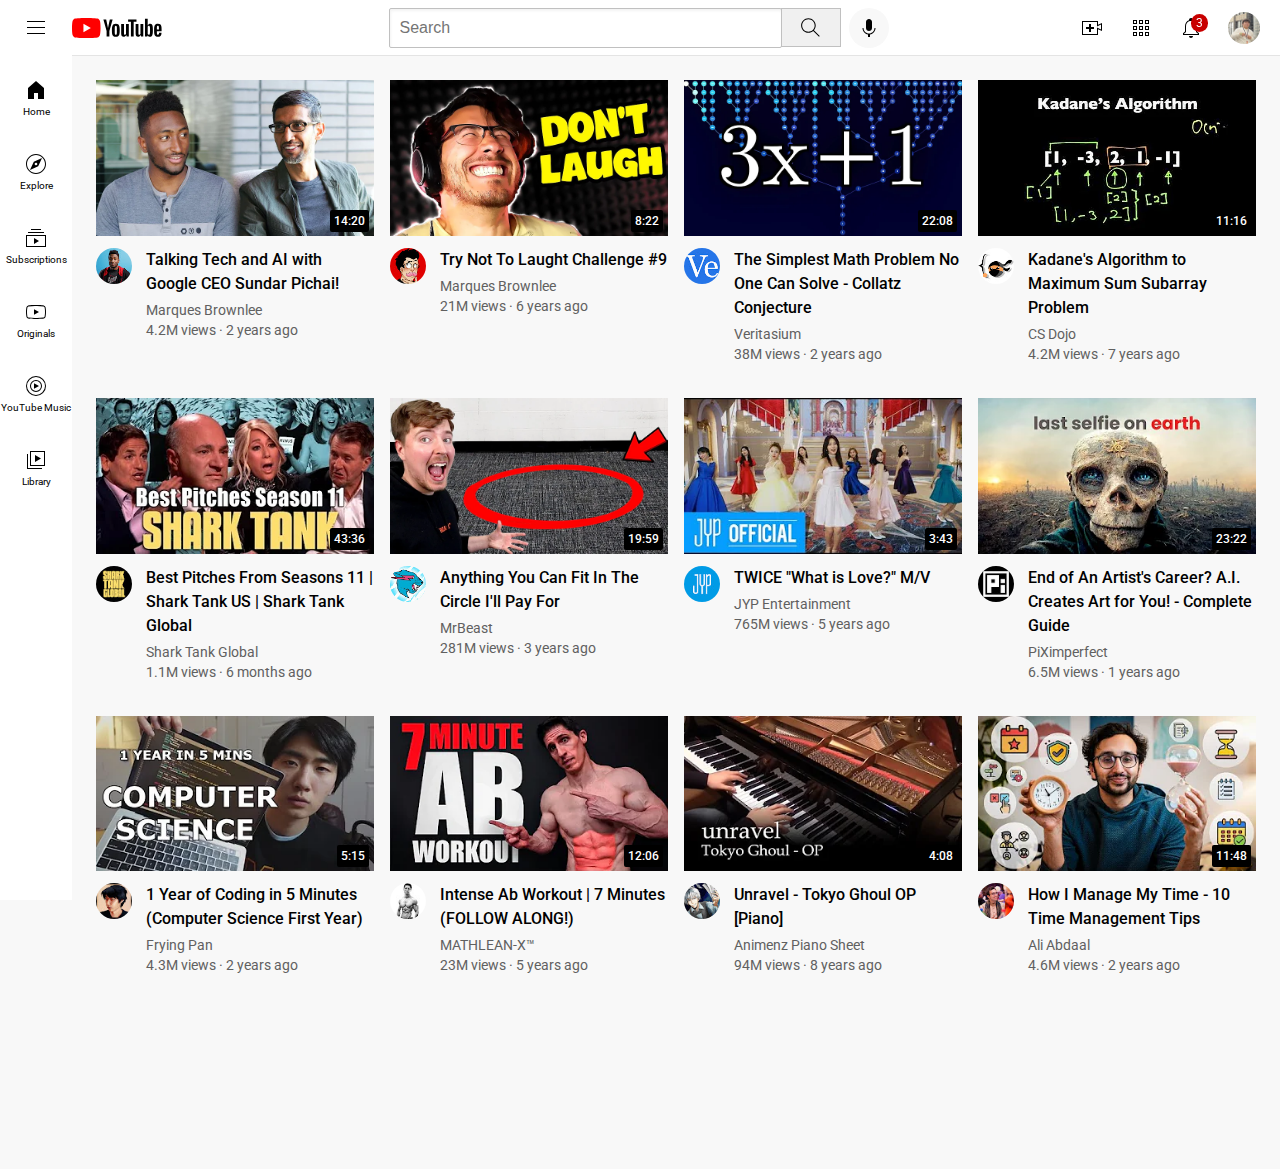
<file: index.html>
<!DOCTYPE html>
<html>
  <head>
    <title>YouTube.com Clone</title>
    
    <link rel="preconnect" href="https://fonts.googleapis.com">
    <link rel="preconnect" href="https://fonts.gstatic.com" crossorigin>
    <link href="https://fonts.googleapis.com/css2?family=Roboto:wght@400;500;700&display=swap" rel="stylesheet">
 
    <link rel="stylesheet" href="styles/video.css">
    <link rel="stylesheet" href="styles/general.css">
    <link rel="stylesheet" href="styles/header.css">
    <link rel="stylesheet" href="styles/sidebar.css">
  </head>
  </head>
  <body>

    <header class="header">
      <div class="left-section">
        <img class="hamburger-menu" src="icons/hamburger-menu.svg" alt="">
        <img class="youtube-logo" src="icons/youtube-logo.svg" alt="">
      </div>

      <div class="middle-section">
        <input class="search-bar" type="text" placeholder="Search">
        <button class="search-button">
          <img class="search-icon" src="icons/search.svg" alt="">
          <div class="tooltip">Search</div>
        </button>
        <button class="voice-search-button">
          <img class="voice-search-icon" src="icons/voice-search-icon.svg" alt="">
          <div class="tooltip">Search with your voice</div>
        </button>
      </div>

      <div class="right-section">
        <div class="upload-icon-container">
          <img class="upload-icon" src="icons/upload.svg" alt="">
          <div class="tooltip">Create</div>
        </div>
        <div class="youtube-apps-icon-container">
          <img class="youtube-apps-icon" src="icons/youtube-apps.svg" alt="">
          <div class="tooltip">YouTube Apps</div>
        </div>
        <div class="notification-icon-container">
          <img class="notification-icon" src="icons/notifications.svg" alt="">
          <div class="notifications-count">3</div>
          <div class="tooltip">Notifications</div>
        </div>
        <img class="current-user-picture" src="channel-pictures/my-channel.jpg" alt="">
      </div>
    </header>
   
    <nav class="sidebar">
      <div class="sidebar-link">
        <img src="icons/home.svg" alt="">
        <div>Home</div>
      </div>
      <div class="sidebar-link">
        <img src="icons/explore.svg" alt="">
        <div>Explore</div>
      </div>
      <div class="sidebar-link">
        <img src="icons/subscriptions.svg" alt="">
        <div>Subscriptions</div>
      </div>
      <div class="sidebar-link">
        <img src="icons/originals.svg" alt="">
        <div>Originals</div>
      </div>
      <div class="sidebar-link">
        <img src="icons/youtube-music.svg" alt="">
        <div>YouTube Music</div>
      </div>
      <div class="sidebar-link">
        <img src="icons/library.svg" alt="">
        <div>Library</div>
      </div>
    </nav>

    <main>
      <section class="video-grid">
        <div class="video-preview">
          <div class="thumbnail-row">
            <a href="https://www.youtube.com/watch?v=n2RNcPRtAiY" target="_blank">
              <img class ="thumbnail" src="thumbnails/thumbnail-1.webp">
            </a>
              <div class="video-time">14:20</div>
          </div>
    
          <div class="video-info-grid">
            <div class="channel-picture">
              <a href="https://www.youtube.com/@mkbhd" target="_blank">
                <img class="profile-picture" src="channel-pictures/channel-1.jpeg" alt="">
              </a>    
            </div>
    
            <div class="video-info">
              <a href="https://www.youtube.com/watch?v=n2RNcPRtAiY" target="_blank" class="video-title-link">
                <p class="video-title">
                  Talking Tech and AI with Google CEO Sundar Pichai!
                </p>
              </a>
              
              <a href="https://www.youtube.com/@mkbhd" target="_blank" class="video-author-link">
                <p class="video-author">
                  Marques Brownlee
                </p>
              </a>

              <p class="video-stats">
                4.2M views &#183; 2 years ago
              </p>
            </div> 
          </div>
        </div>

        <div class="video-preview">
          <div class="thumbnail-row">
            <a href="https://youtu.be/mP0RAo9SKZk?si=aAN1QL9-8qtW_Iar" target="_blank">
              <img class ="thumbnail" src="thumbnails/thumbnail-2.webp">
            </a>
              <div class="video-time">8:22</div>
          </div>
    
          <div class="video-info-grid">
            <div class="channel-picture">
              <a href="https://www.youtube.com/@markiplier" target="_blank">
                <img class="profile-picture" src="channel-pictures/channel-2.jpeg" alt="">
              </a>    
            </div>
    
            <div class="video-info">
              <a href="https://youtu.be/mP0RAo9SKZk?si=aAN1QL9-8qtW_Iar" target="_blank" class="video-title-link">
                <p class="video-title">
                  Try Not To Laught Challenge #9
                </p>
              </a>
              
              <a href="https://www.youtube.com/@markiplier" target="_blank" class="video-author-link">
                <p class="video-author">
                  Marques Brownlee
                </p>
              </a>

              <p class="video-stats">
                21M views &#183; 6 years ago
              </p>
            </div> 
          </div>
        </div>

        <div class="video-preview">
          <div class="thumbnail-row">
            <a href="https://youtu.be/094y1Z2wpJg?si=NYCU7Me5WC2MhWMV" target="_blank">
              <img class ="thumbnail" src="thumbnails/thumbnail-3.webp">
            </a>
              <div class="video-time">22:08</div>
          </div>
    
          <div class="video-info-grid">
            <div class="channel-picture">
              <a href="https://www.youtube.com/@veritasium" target="_blank">
                <img class="profile-picture" src="channel-pictures/channel-3.jpeg" alt="">
              </a>    
            </div>
    
            <div class="video-info">
              <a href="https://youtu.be/094y1Z2wpJg?si=NYCU7Me5WC2MhWMV" target="_blank" class="video-title-link">
                <p class="video-title">
                  The Simplest Math Problem No One Can Solve - Collatz Conjecture
                </p>
              </a>
              
              <a href="https://www.youtube.com/@veritasium" target="_blank" class="video-author-link">
                <p class="video-author">
                  Veritasium
                </p>
              </a>

              <p class="video-stats">
                38M views &#183; 2 years ago
              </p>
            </div> 
          </div>
        </div>

        <div class="video-preview">
          <div class="thumbnail-row">
            <a href="https://youtu.be/86CQq3pKSUw?si=R7qDOjuZa0qkmjtf" target="_blank">
              <img class ="thumbnail" src="thumbnails/thumbnail-4.webp">
            </a>
              <div class="video-time">11:16</div>
          </div>
    
          <div class="video-info-grid">
            <div class="channel-picture">
              <a href="https://www.youtube.com/@CSDojo" target="_blank">
                <img class="profile-picture" src="channel-pictures/channel-4.jpeg" alt="">
              </a>    
            </div>
    
            <div class="video-info">
              <a href="https://youtu.be/86CQq3pKSUw?si=R7qDOjuZa0qkmjtf" target="_blank" class="video-title-link">
                <p class="video-title">
                  Kadane's Algorithm to Maximum Sum Subarray Problem
                </p>
              </a>
              
              <a href="https://www.youtube.com/@CSDojo" target="_blank" class="video-author-link">
                <p class="video-author">
                  CS Dojo
                </p>
              </a>

              <p class="video-stats">
                4.2M views &#183; 7 years ago
              </p>
            </div> 
          </div>
        </div>

        <div class="video-preview">
          <div class="thumbnail-row">
            <a href="https://youtu.be/HpUR7-Oe1ss?si=si-rXej5QAIwIpIJ" target="_blank">
              <img class ="thumbnail" src="thumbnails/thumbnail-5.webp">
            </a>
              <div class="video-time">43:36</div>
          </div>
    
          <div class="video-info-grid">
            <div class="channel-picture">
              <a href="https://www.youtube.com/@SharkTankGlobal" target="_blank">
                <img class="profile-picture" src="channel-pictures/channel-5.jpg" alt="">
              </a>    
            </div>
    
            <div class="video-info">
              <a href="https://youtu.be/HpUR7-Oe1ss?si=si-rXej5QAIwIpIJ" target="_blank" class="video-title-link">
                <p class="video-title">
                  Best Pitches From Seasons 11 | Shark Tank US | Shark Tank Global
                </p>
              </a>
              
              <a href="https://www.youtube.com/@SharkTankGlobal" target="_blank" class="video-author-link">
                <p class="video-author">
                  Shark Tank Global
                </p>
              </a>

              <p class="video-stats">
                1.1M views &#183; 6 months ago
              </p>
            </div> 
          </div>
        </div>

        <div class="video-preview">
          <div class="thumbnail-row">
            <a href="https://youtu.be/yXWw0_UfSFg?si=fmdotyos_v3ctC7N" target="_blank">
              <img class ="thumbnail" src="thumbnails/thumbnail-6.webp">
            </a>
              <div class="video-time">19:59</div>
          </div>
    
          <div class="video-info-grid">
            <div class="channel-picture">
              <a href="https://www.youtube.com/@MrBeast" target="_blank">
                <img class="profile-picture" src="channel-pictures/channel-6.jpeg" alt="">
              </a>    
            </div>
    
            <div class="video-info">
              <a href="https://youtu.be/yXWw0_UfSFg?si=fmdotyos_v3ctC7N" target="_blank" class="video-title-link">
                <p class="video-title">
                  Anything You Can Fit In The Circle I'll Pay For
                </p>
              </a>
              
              <a href="https://www.youtube.com/@MrBeast" target="_blank" class="video-author-link">
                <p class="video-author">
                  MrBeast
                </p>
              </a>

              <p class="video-stats">
                281M views &#183; 3 years ago
              </p>
            </div> 
          </div>
        </div>

        <div class="video-preview">
          <div class="thumbnail-row">
            <a href="https://youtu.be/i0p1bmr0EmE?si=Gs_C9d-n4Vinj-gp" target="_blank">
              <img class ="thumbnail" src="thumbnails/thumbnail-7.webp">
            </a>
              <div class="video-time">3:43</div>
          </div>
    
          <div class="video-info-grid">
            <div class="channel-picture">
              <a href="https://www.youtube.com/@JYPEntertainment" target="_blank">
                <img class="profile-picture" src="channel-pictures/channel-7.jpg" alt="">
              </a>    
            </div>
    
            <div class="video-info">
              <a href="https://youtu.be/i0p1bmr0EmE?si=Gs_C9d-n4Vinj-gp" target="_blank" class="video-title-link">
                <p class="video-title">
                  TWICE "What is Love?" M/V
                </p>
              </a>
              
              <a href="https://www.youtube.com/@JYPEntertainment" target="_blank" class="video-author-link">
                <p class="video-author">
                  JYP Entertainment
                </p>
              </a>

              <p class="video-stats">
                765M views &#183; 5 years ago
              </p>
            </div> 
          </div>
        </div>

        <div class="video-preview">
          <div class="thumbnail-row">
            <a href="https://youtu.be/704brywiyfw?si=zIO8pArSu5quOdne" target="_blank">
              <img class ="thumbnail" src="thumbnails/thumbnail-8.webp">
            </a>
              <div class="video-time">23:22</div>
          </div>
    
          <div class="video-info-grid">
            <div class="channel-picture">
              <a href="https://www.youtube.com/@PiXimperfect" target="_blank">
                <img class="profile-picture" src="channel-pictures/channel-8.jpg" alt="">
              </a>    
            </div>
    
            <div class="video-info">
              <a href="https://youtu.be/704brywiyfw?si=zIO8pArSu5quOdne" target="_blank" class="video-title-link">
                <p class="video-title">
                  End of An Artist's Career? A.I. Creates Art for You! - Complete Guide
                </p>
              </a>
              
              <a href="https://www.youtube.com/@PiXimperfect" target="_blank" class="video-author-link">
                <p class="video-author">
                  PiXimperfect
                </p>
              </a>

              <p class="video-stats">
                6.5M views &#183; 1 years ago
              </p>
            </div> 
          </div>
        </div>

        <div class="video-preview">
          <div class="thumbnail-row">
            <a href="https://youtu.be/GwT6gGMRr9s?si=gP_5TlAGYYIUQrul" target="_blank">
              <img class ="thumbnail" src="thumbnails/thumbnail-9.webp">
            </a>
              <div class="video-time">5:15</div>
          </div>
    
          <div class="video-info-grid">
            <div class="channel-picture">
              <a href="https://www.youtube.com/@FryingPan" target="_blank">
                <img class="profile-picture" src="channel-pictures/channel-9.jpg" alt="">
              </a>    
            </div>
    
            <div class="video-info">
              <a href="https://youtu.be/GwT6gGMRr9s?si=gP_5TlAGYYIUQrul" target="_blank" class="video-title-link">
                <p class="video-title">
                  1 Year of Coding in 5 Minutes (Computer Science First Year)
                </p>
              </a>
              
              <a href="https://www.youtube.com/@FryingPan" target="_blank" class="video-author-link">
                <p class="video-author">
                  Frying Pan
                </p>
              </a>

              <p class="video-stats">
                4.3M views &#183; 2 years ago
              </p>
            </div> 
          </div>
        </div>

        <div class="video-preview">
          <div class="thumbnail-row">
            <a href="https://youtu.be/DHD1-2P94DI?si=PKUl8k7ZYrwOn8iB" target="_blank">
              <img class ="thumbnail" src="thumbnails/thumbnail-10.webp">
            </a>
              <div class="video-time">12:06</div>
          </div>
    
          <div class="video-info-grid">
            <div class="channel-picture">
              <a href="https://www.youtube.com/@athleanx" target="_blank">
                <img class="profile-picture" src="channel-pictures/channel-10.jpg" alt="">
              </a>    
            </div>
    
            <div class="video-info">
              <a href="https://youtu.be/DHD1-2P94DI?si=PKUl8k7ZYrwOn8iB" target="_blank" class="video-title-link">
                <p class="video-title">
                  Intense Ab Workout | 7 Minutes (FOLLOW ALONG!)
                </p>
              </a>
              
              <a href="https://www.youtube.com/@athleanx" target="_blank" class="video-author-link">
                <p class="video-author">
                  MATHLEAN-X™
                </p>
              </a>

              <p class="video-stats">
                23M views &#183; 5 years ago
              </p>
            </div> 
          </div>
        </div>

        <div class="video-preview">
          <div class="thumbnail-row">
            <a href="https://youtu.be/sEQf5lcnj_o?si=3incm7khU1JH1OXj" target="_blank">
              <img class ="thumbnail" src="thumbnails/thumbnail-11.webp">
            </a>
              <div class="video-time">4:08</div>
          </div>
    
          <div class="video-info-grid">
            <div class="channel-picture">
              <a href="https://www.youtube.com/@Animenzzz" target="_blank">
                <img class="profile-picture" src="channel-pictures/channel-11.jpg" alt="">
              </a>    
            </div>
    
            <div class="video-info">
              <a href="https://youtu.be/sEQf5lcnj_o?si=3incm7khU1JH1OXj" target="_blank" class="video-title-link">
                <p class="video-title">
                  Unravel - Tokyo Ghoul OP [Piano]
                </p>
              </a>
              
              <a href="https://www.youtube.com/@Animenzzz" target="_blank" class="video-author-link">
                <p class="video-author">
                  Animenz Piano Sheet
                </p>
              </a>

              <p class="video-stats">
                94M views &#183; 8 years ago
              </p>
            </div> 
          </div>
        </div>

        <div class="video-preview">
          <div class="thumbnail-row">
            <a href="https://youtu.be/iONDebHX9qk?si=lhQgrm8_4q7lBh-Q" target="_blank">
              <img class ="thumbnail" src="thumbnails/thumbnail-12.webp">
            </a>
              <div class="video-time">11:48</div>
          </div>
    
          <div class="video-info-grid">
            <div class="channel-picture">
              <a href="https://www.youtube.com/@aliabdaal" target="_blank">
                <img class="profile-picture" src="channel-pictures/channel-12.jpg" alt="">
              </a>    
            </div>
    
            <div class="video-info">
              <a href="https://youtu.be/iONDebHX9qk?si=lhQgrm8_4q7lBh-Q" target="_blank" class="video-title-link">
                <p class="video-title">
                  How I Manage My Time - 10 Time Management Tips
                </p>
              </a>
              
              <a href="https://www.youtube.com/@aliabdaal" target="_blank" class="video-author-link">
                <p class="video-author">
                  Ali Abdaal
                </p>
              </a>

              <p class="video-stats">
                4.6M views &#183; 2 years ago
              </p>
            </div> 
          </div>
        </div>
        
      </section>
    </main>

    <footer>
      <div class="footer-container"></div>
    </footer>
  </body>
</html>
</file>
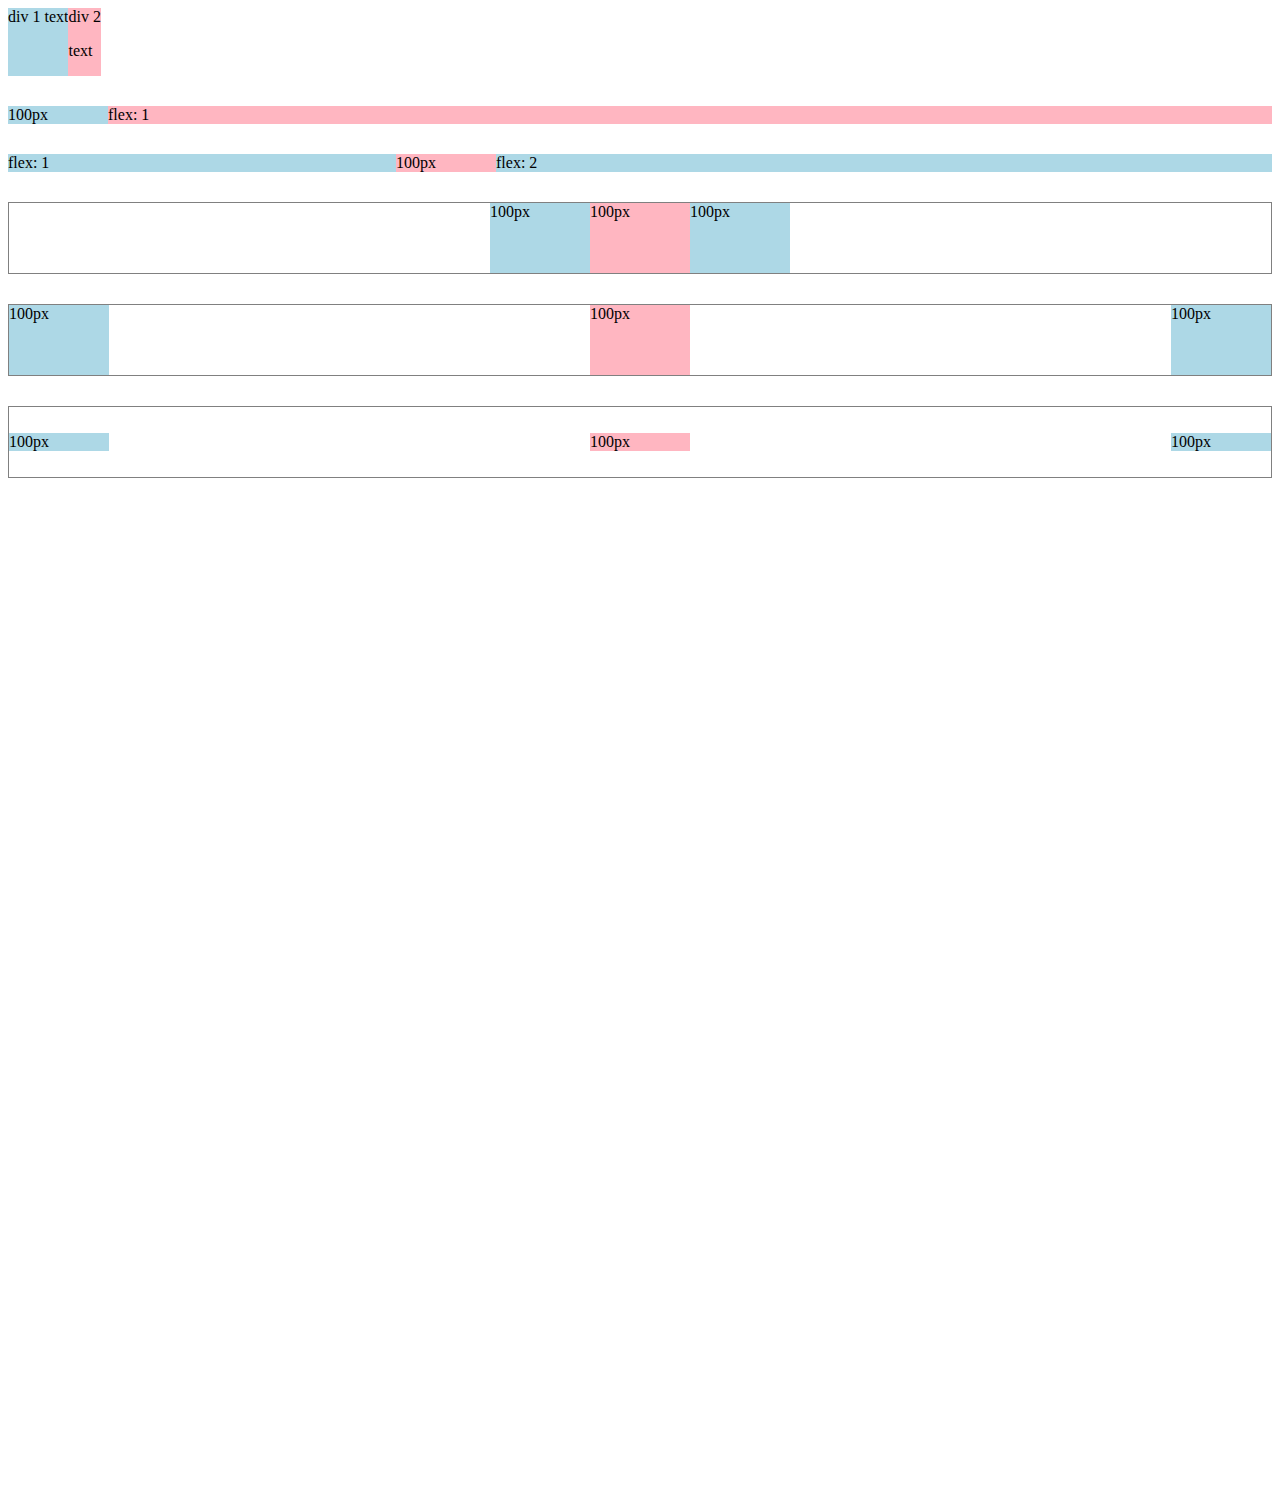
<file: flexbox.html>
<!DOCTYPE html>
<html>
  <head>
    <title>Flexbox Practice</title>
  </head>
  <body style="padding-bottom: 1000px;">
    <div style="
      display: flex;
      flex-direction: row;
    ">
      <div style="background-color: lightblue;">div 1 text</div>
      <div style="background-color: lightpink;">div 2 <p>text</p></div>
    </div>

    <div style="
      margin-top: 30px;
      display: flex;
      flex-direction: row;
    ">
      <div style="
        background-color: lightblue;
        width: 100px;
      ">100px</div>
      <div style="
        background-color: lightpink;
        flex: 1;
      ">flex: 1</div>
    </div>

    <div style="
      margin-top: 30px;
      display: flex;
      flex-direction: row;
    ">
      <div style="
        background-color: lightblue;
        flex: 1;
      ">flex: 1</div>
      <div style="
        background-color: lightpink;
        width: 100px;
      ">100px</div>
      <div style="
        background-color: lightblue;
        flex: 2;
      ">flex: 2</div>
    </div>

    <div style="
      margin-top: 30px;
      height: 70px;
      border-width: 1px;
      border-style: solid;
      border-color: gray;

      display: flex;
      flex-direction: row;
      justify-content: center;
    ">
      <div style="
        background-color: lightblue;
        width: 100px;
      ">100px</div>
      <div style="
        background-color: lightpink;
        width: 100px;
      ">100px</div>
      <div style="
        background-color: lightblue;
        width: 100px;
      ">100px</div>
    </div>

    <div style="
      margin-top: 30px;
      height: 70px;
      border-width: 1px;
      border-style: solid;
      border-color: gray;

      display: flex;
      flex-direction: row;
      justify-content: space-between;
    ">
      <div style="
        background-color: lightblue;
        width: 100px;
      ">100px</div>
      <div style="
        background-color: lightpink;
        width: 100px;
      ">100px</div>
      <div style="
        background-color: lightblue;
        width: 100px;
      ">100px</div>
    </div>

    <div style="
      margin-top: 30px;
      height: 70px;
      border-width: 1px;
      border-style: solid;
      border-color: gray;

      display: flex;
      flex-direction: row;
      justify-content: space-between;
      align-items: center;
    ">
      <div style="
        background-color: lightblue;
        width: 100px;
      ">100px</div>
      <div style="
        background-color: lightpink;
        width: 100px;
      ">100px</div>
      <div style="
        background-color: lightblue;
        width: 100px;
      ">100px</div>
    </div>
  </body>
</html>
</file>
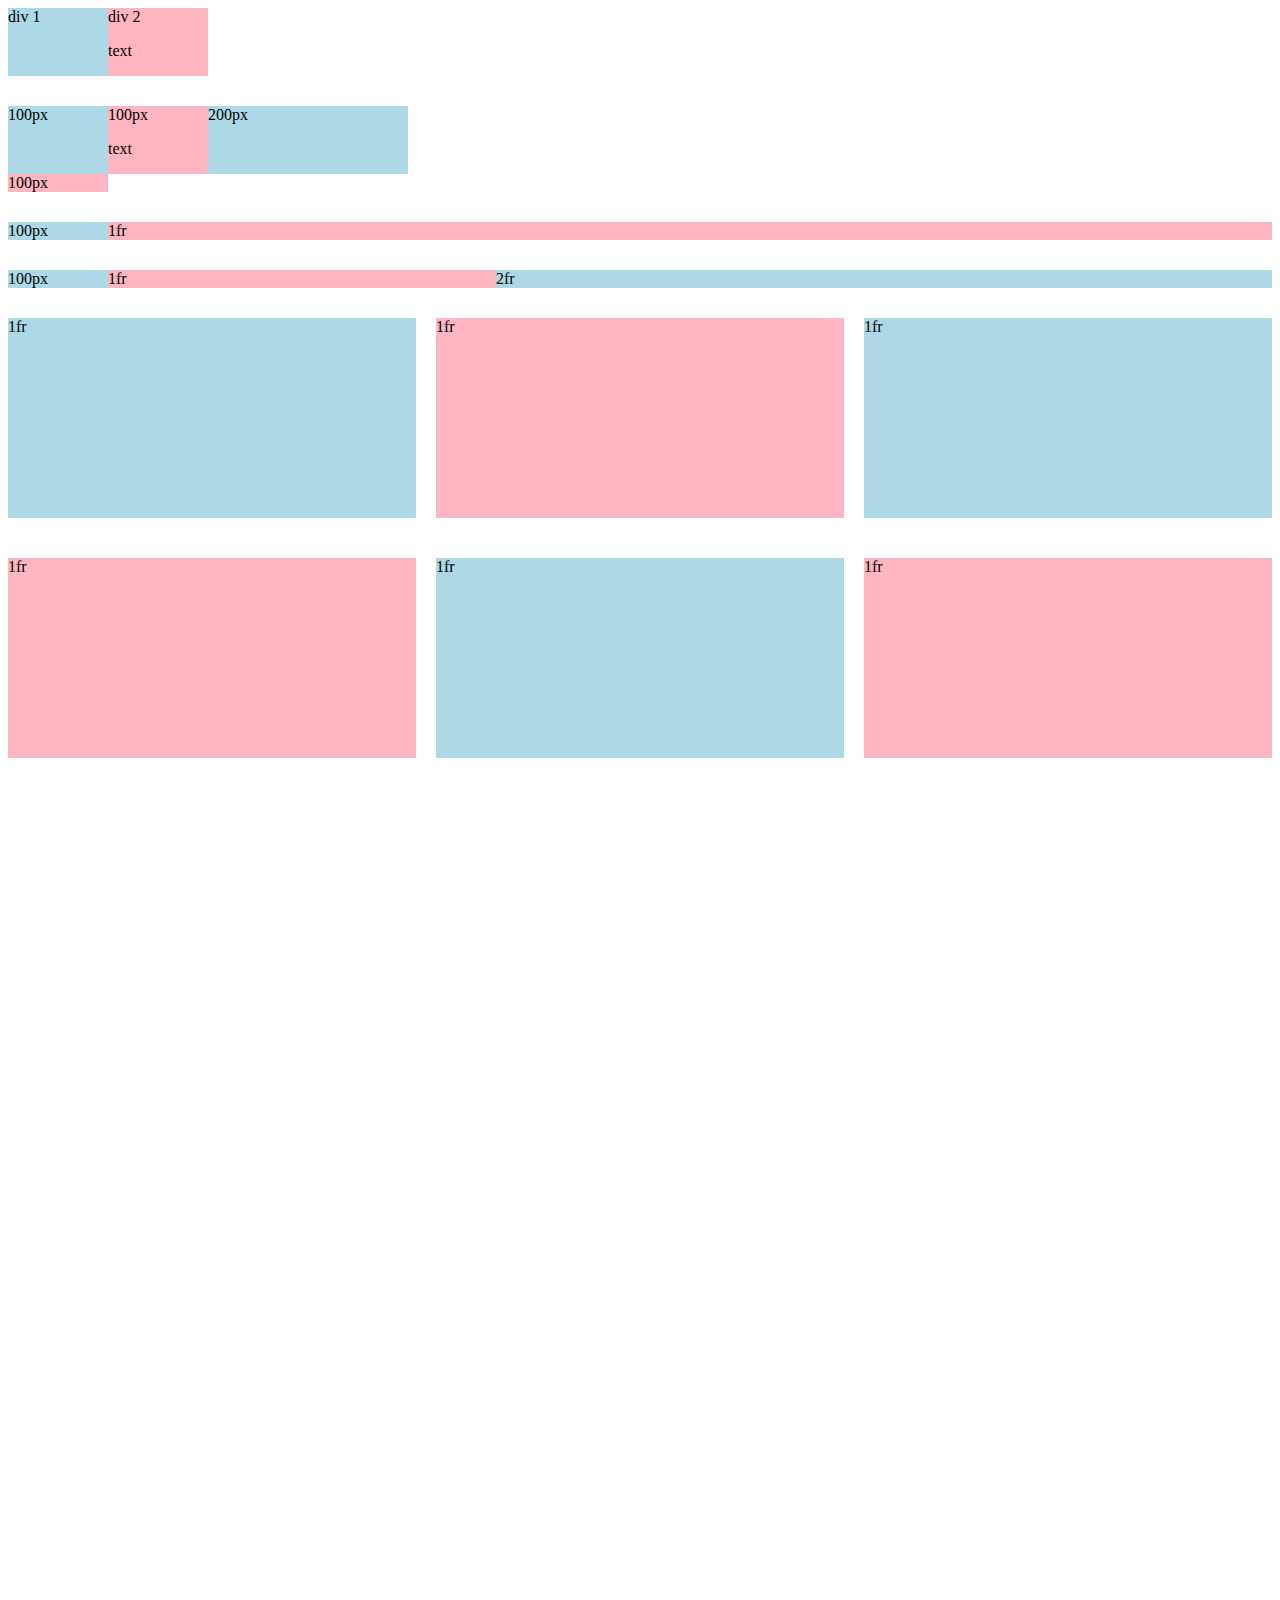
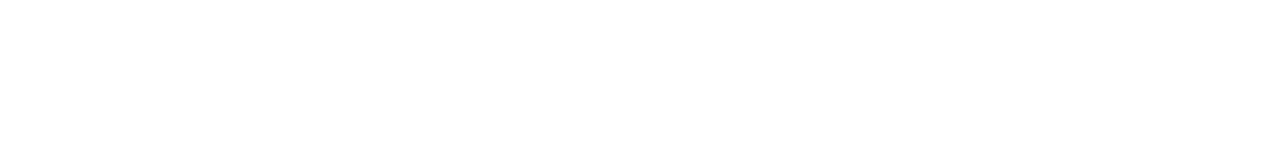
<file: grid.html>
<!DOCTYPE html>
<html>
  <head>
    <title>Grid Practice</title>
  </head>
  <body style="padding-bottom: 1000px;">
    <div style="
      display: grid;
      grid-template-columns: 100px 100px;
    ">
      <div style="background-color: lightblue;">div 1</div>
      <div style="background-color: lightpink;">div 2<p>text</p></div>
    </div>

    <div style="
      margin-top: 30px;
      display: grid;
      grid-template-columns: 100px 100px 200px;
    ">
      <div style="background-color: lightblue;">100px</div>
      <div style="background-color: lightpink;">100px<p>text</p></div>
      <div style="background-color: lightblue;">200px</div>
      <div style="background-color: lightpink;">100px</div>
    </div>

    <div style="
      margin-top: 30px;
      display: grid;
      grid-template-columns: 100px 1fr;
    ">
      <div style="background-color: lightblue;">100px</div>
      <div style="background-color: lightpink;">1fr</div>
    </div>

    <div style="
      margin-top: 30px;
      display: grid;
      grid-template-columns: 100px 1fr 2fr;
    ">
      <div style="background-color: lightblue;">100px</div>
      <div style="background-color: lightpink;">1fr</div>
      <div style="background-color: lightblue;">2fr</div>
    </div>

    <div style="
      margin-top: 30px;
      display: grid;
      grid-template-columns: 1fr 1fr 1fr;
      column-gap: 20px;
      row-gap: 40px;
    ">
      <div style="background-color: lightblue; height: 200px;">1fr</div>
      <div style="background-color: lightpink; height: 200px;">1fr</div>
      <div style="background-color: lightblue; height: 200px;">1fr</div>
      <div style="background-color: lightpink; height: 200px;">1fr</div>
      <div style="background-color: lightblue; height: 200px;">1fr</div>
      <div style="background-color: lightpink; height: 200px;">1fr</div>
    </div>
  </body>
</html>
</file>
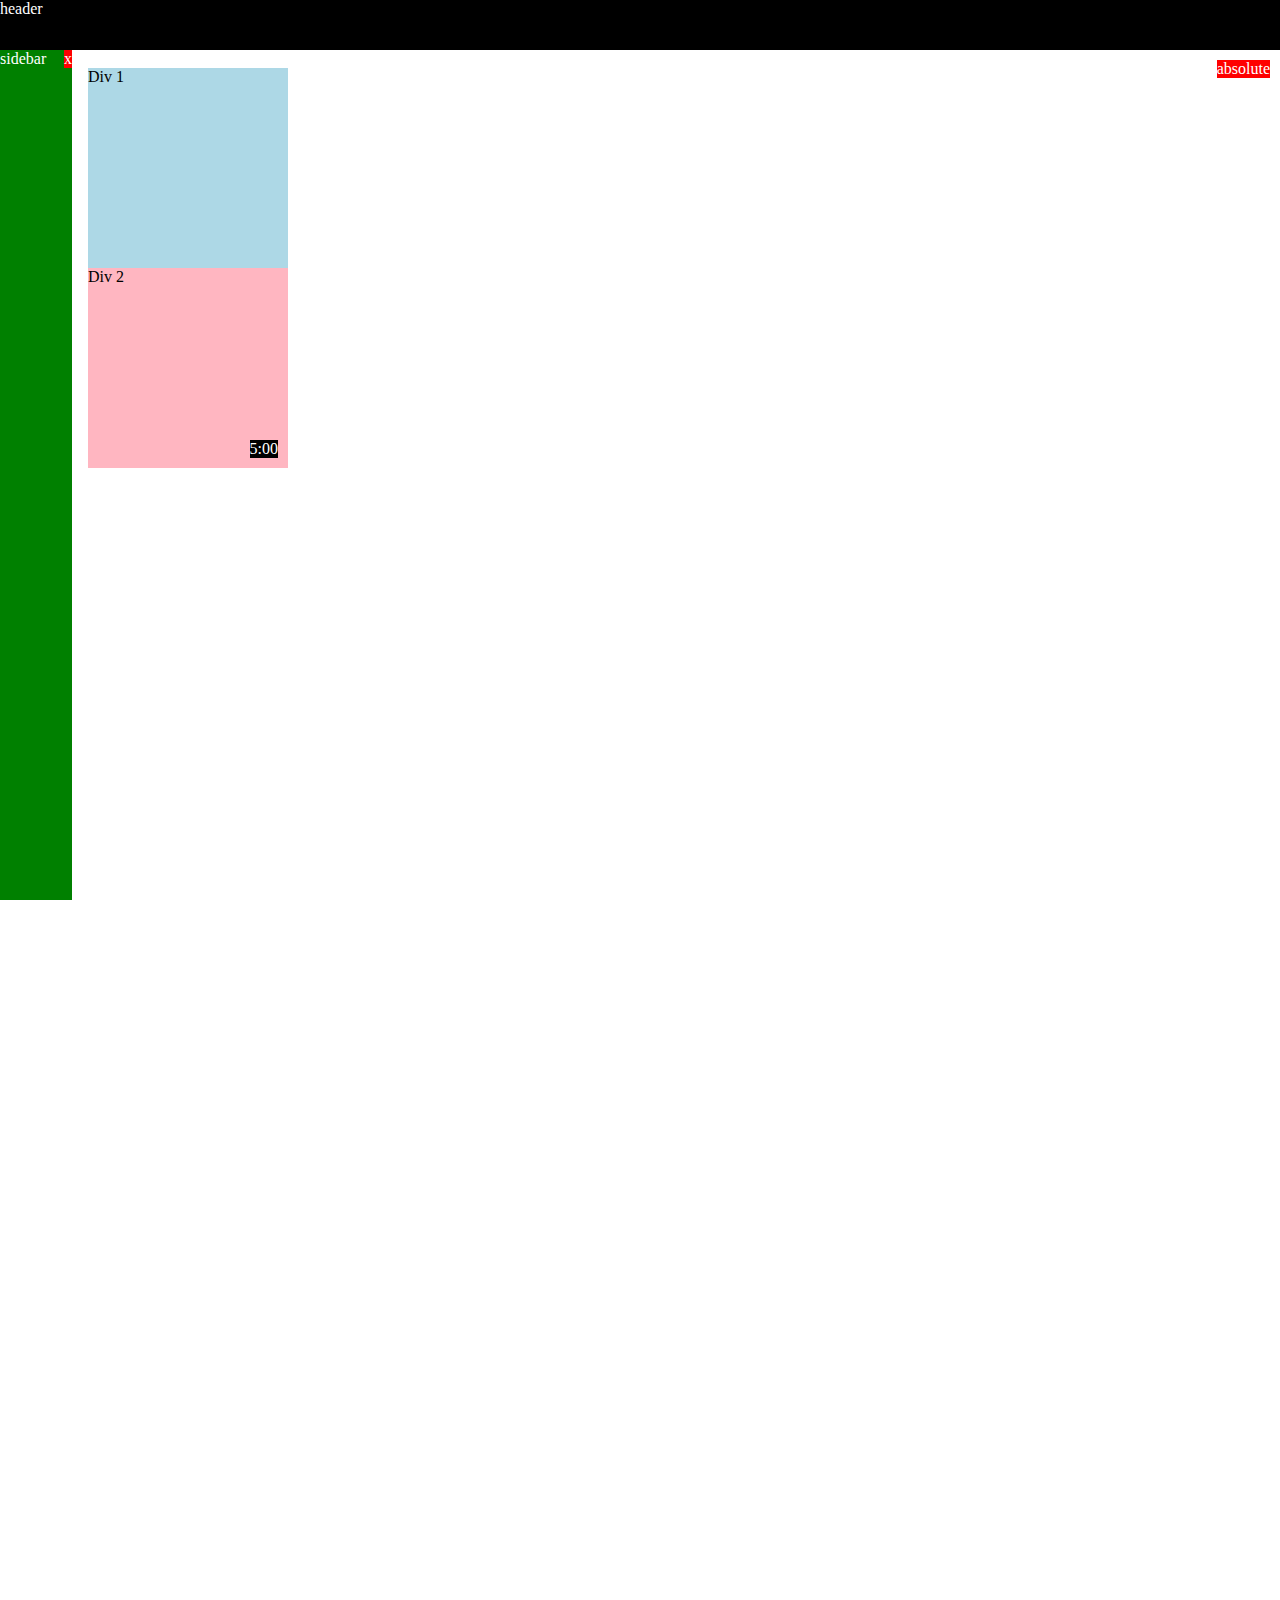
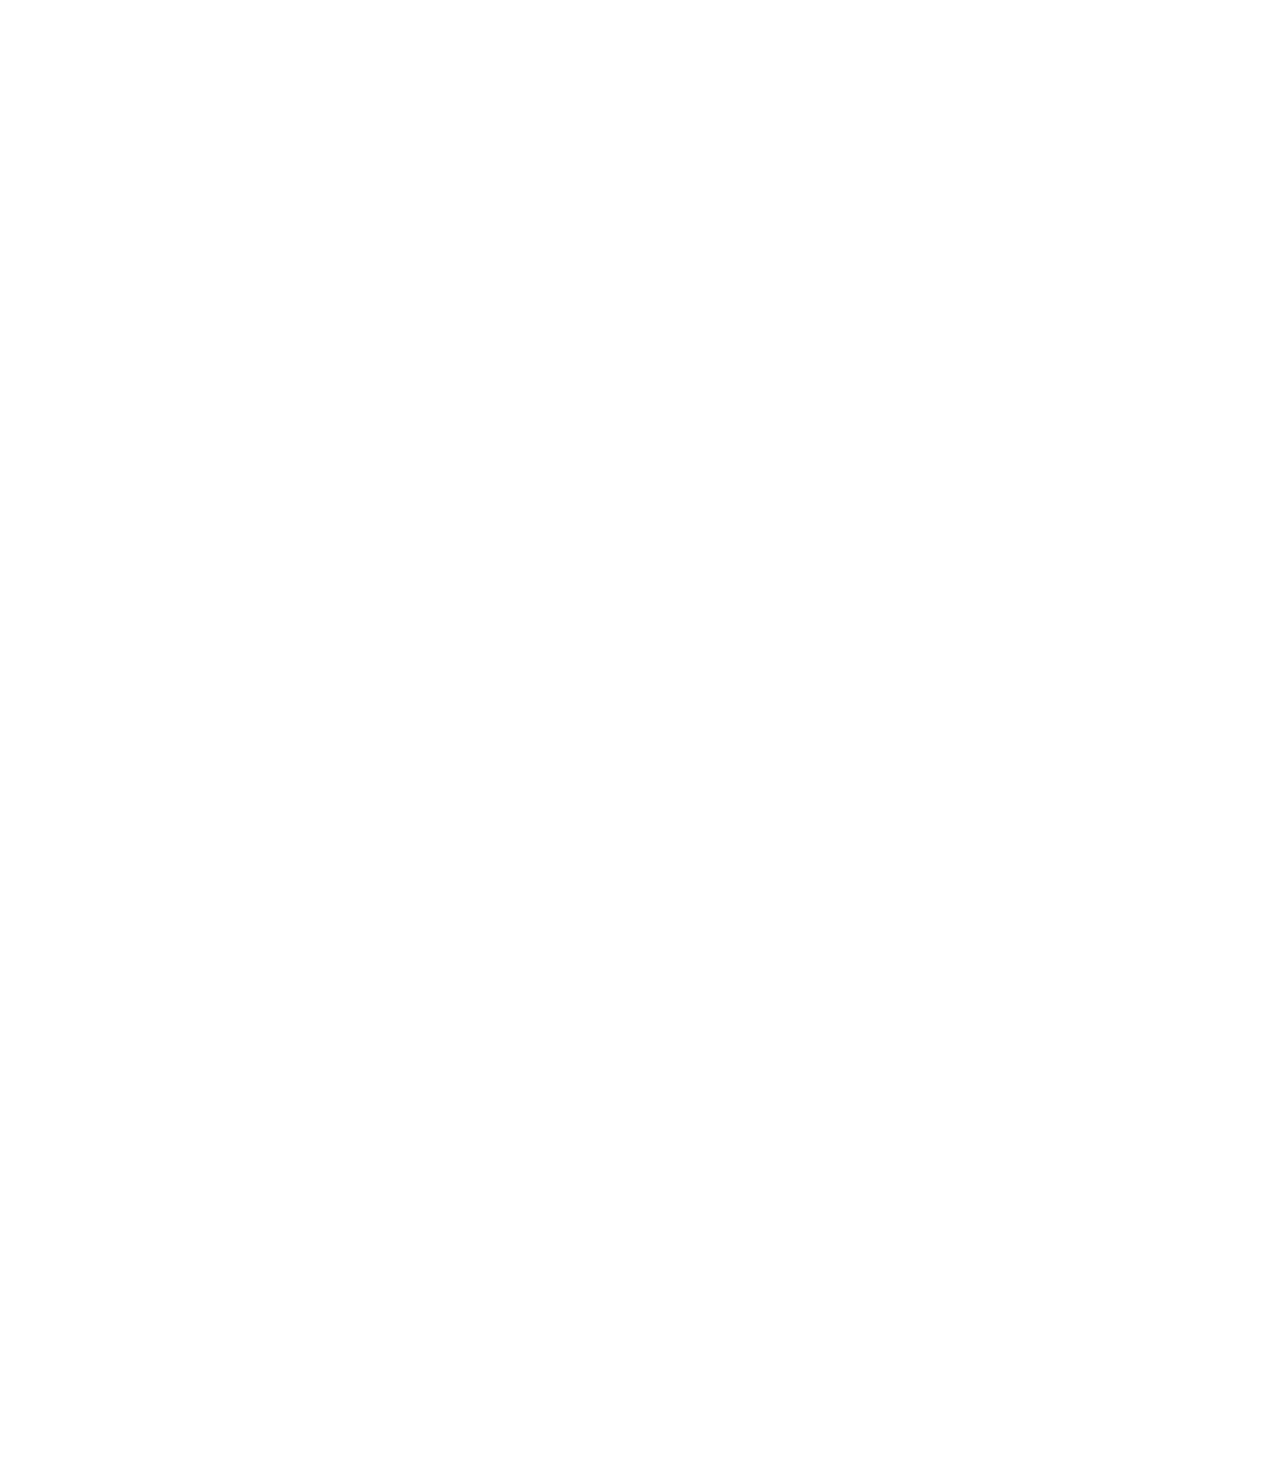
<file: position.html>
<!DOCTYPE html>
<html>
<head>
  <title>Position Practice</title>
</head>
<body style="
  height: 3000px;
  padding-top: 60px;
  padding-left: 80px;
">
  <div style="
    background-color:black;
    color: white;
    position: fixed;
    top: 0;
    left: 0;
    right: 0;
    height: 50px;
    z-index: 100;
  ">header</div>

  <div style="
    position: absolute;
    background-color: red;
    color: white;
    top: 60px;
    right: 10px;
  ">absolute</div>  

  <div style="
    background-color:green;
    color: white;
    position: fixed;
    left: 0;
    bottom: 0;
    top: 50px;
    width: 72px;
  ">
    sidebar<div style="
    position: absolute;
    background-color: red;
    color: white;
    top: 0;
    right: 0;
    ">x</div> 
  </div>
      
  <div style="
    background-color: lightblue;
    height: 200px;
    width: 200px;
    position: static;
  ">Div 1</div>

  <div style="
    background-color: lightpink;
    height: 200px;
    width: 200px;
    position: relative;
  ">
    Div 2 
    <div style="
    position: absolute;
    background-color: black;
    color: white;
    bottom: 10px;
    right: 10px;
    ">
    5:00
  </div>
  </div>
</body>
</html>
</file>
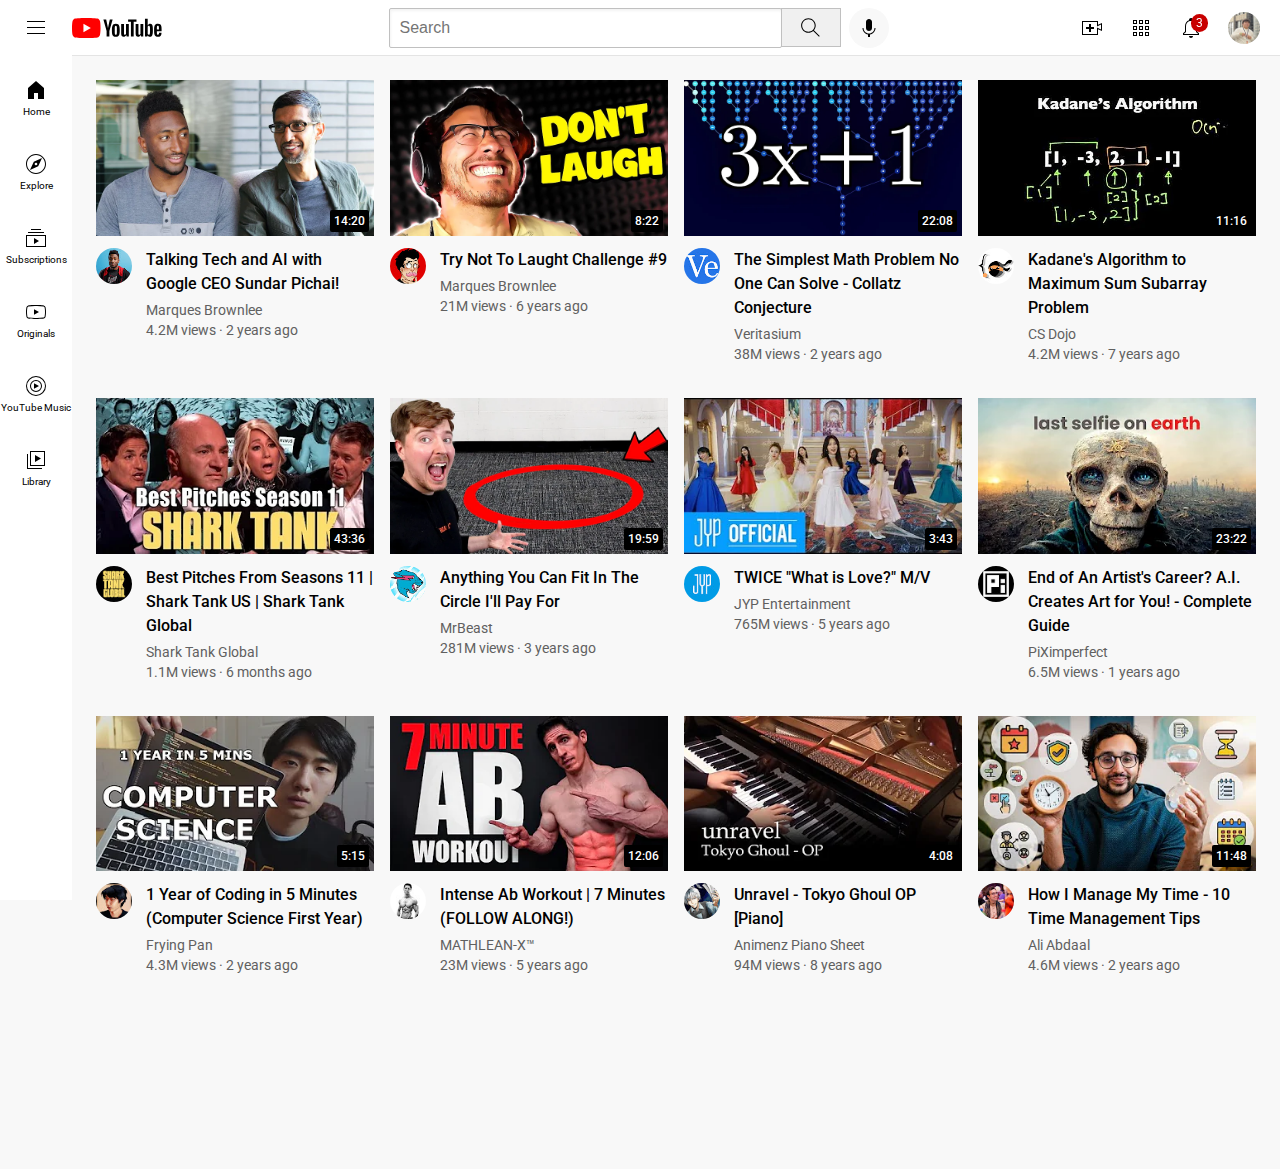
<file: youtube.html>
<!DOCTYPE html>
<html>
  <head>
    <title>YouTube.com Clone</title>
    
    <link rel="preconnect" href="https://fonts.googleapis.com">
    <link rel="preconnect" href="https://fonts.gstatic.com" crossorigin>
    <link href="https://fonts.googleapis.com/css2?family=Roboto:wght@400;500;700&display=swap" rel="stylesheet">
 
    <link rel="stylesheet" href="styles/video.css">
    <link rel="stylesheet" href="styles/general.css">
    <link rel="stylesheet" href="styles/header.css">
    <link rel="stylesheet" href="styles/sidebar.css">
  </head>
  </head>
  <body>

    <header class="header">
      <div class="left-section">
        <img class="hamburger-menu" src="icons/hamburger-menu.svg" alt="">
        <img class="youtube-logo" src="icons/youtube-logo.svg" alt="">
      </div>

      <div class="middle-section">
        <input class="search-bar" type="text" placeholder="Search">
        <button class="search-button">
          <img class="search-icon" src="icons/search.svg" alt="">
          <div class="tooltip">Search</div>
        </button>
        <button class="voice-search-button">
          <img class="voice-search-icon" src="icons/voice-search-icon.svg" alt="">
          <div class="tooltip">Search with your voice</div>
        </button>
      </div>

      <div class="right-section">
        <div class="upload-icon-container">
          <img class="upload-icon" src="icons/upload.svg" alt="">
          <div class="tooltip">Create</div>
        </div>
        <div class="youtube-apps-icon-container">
          <img class="youtube-apps-icon" src="icons/youtube-apps.svg" alt="">
          <div class="tooltip">YouTube Apps</div>
        </div>
        <div class="notification-icon-container">
          <img class="notification-icon" src="icons/notifications.svg" alt="">
          <div class="notifications-count">3</div>
          <div class="tooltip">Notifications</div>
        </div>
        <img class="current-user-picture" src="channel-pictures/my-channel.jpg" alt="">
      </div>
    </header>
   
    <nav class="sidebar">
      <div class="sidebar-link">
        <img src="icons/home.svg" alt="">
        <div>Home</div>
      </div>
      <div class="sidebar-link">
        <img src="icons/explore.svg" alt="">
        <div>Explore</div>
      </div>
      <div class="sidebar-link">
        <img src="icons/subscriptions.svg" alt="">
        <div>Subscriptions</div>
      </div>
      <div class="sidebar-link">
        <img src="icons/originals.svg" alt="">
        <div>Originals</div>
      </div>
      <div class="sidebar-link">
        <img src="icons/youtube-music.svg" alt="">
        <div>YouTube Music</div>
      </div>
      <div class="sidebar-link">
        <img src="icons/library.svg" alt="">
        <div>Library</div>
      </div>
    </nav>

    <main>
      <section class="video-grid">
        <div class="video-preview">
          <div class="thumbnail-row">
            <a href="https://www.youtube.com/watch?v=n2RNcPRtAiY" target="_blank">
              <img class ="thumbnail" src="thumbnails/thumbnail-1.webp">
            </a>
              <div class="video-time">14:20</div>
          </div>
    
          <div class="video-info-grid">
            <div class="channel-picture">
              <a href="https://www.youtube.com/@mkbhd" target="_blank">
                <img class="profile-picture" src="channel-pictures/channel-1.jpeg" alt="">
              </a>    
            </div>
    
            <div class="video-info">
              <a href="https://www.youtube.com/watch?v=n2RNcPRtAiY" target="_blank" class="video-title-link">
                <p class="video-title">
                  Talking Tech and AI with Google CEO Sundar Pichai!
                </p>
              </a>
              
              <a href="https://www.youtube.com/@mkbhd" target="_blank" class="video-author-link">
                <p class="video-author">
                  Marques Brownlee
                </p>
              </a>

              <p class="video-stats">
                4.2M views &#183; 2 years ago
              </p>
            </div> 
          </div>
        </div>

        <div class="video-preview">
          <div class="thumbnail-row">
            <a href="https://youtu.be/mP0RAo9SKZk?si=aAN1QL9-8qtW_Iar" target="_blank">
              <img class ="thumbnail" src="thumbnails/thumbnail-2.webp">
            </a>
              <div class="video-time">8:22</div>
          </div>
    
          <div class="video-info-grid">
            <div class="channel-picture">
              <a href="https://www.youtube.com/@markiplier" target="_blank">
                <img class="profile-picture" src="channel-pictures/channel-2.jpeg" alt="">
              </a>    
            </div>
    
            <div class="video-info">
              <a href="https://youtu.be/mP0RAo9SKZk?si=aAN1QL9-8qtW_Iar" target="_blank" class="video-title-link">
                <p class="video-title">
                  Try Not To Laught Challenge #9
                </p>
              </a>
              
              <a href="https://www.youtube.com/@markiplier" target="_blank" class="video-author-link">
                <p class="video-author">
                  Marques Brownlee
                </p>
              </a>

              <p class="video-stats">
                21M views &#183; 6 years ago
              </p>
            </div> 
          </div>
        </div>

        <div class="video-preview">
          <div class="thumbnail-row">
            <a href="https://youtu.be/094y1Z2wpJg?si=NYCU7Me5WC2MhWMV" target="_blank">
              <img class ="thumbnail" src="thumbnails/thumbnail-3.webp">
            </a>
              <div class="video-time">22:08</div>
          </div>
    
          <div class="video-info-grid">
            <div class="channel-picture">
              <a href="https://www.youtube.com/@veritasium" target="_blank">
                <img class="profile-picture" src="channel-pictures/channel-3.jpeg" alt="">
              </a>    
            </div>
    
            <div class="video-info">
              <a href="https://youtu.be/094y1Z2wpJg?si=NYCU7Me5WC2MhWMV" target="_blank" class="video-title-link">
                <p class="video-title">
                  The Simplest Math Problem No One Can Solve - Collatz Conjecture
                </p>
              </a>
              
              <a href="https://www.youtube.com/@veritasium" target="_blank" class="video-author-link">
                <p class="video-author">
                  Veritasium
                </p>
              </a>

              <p class="video-stats">
                38M views &#183; 2 years ago
              </p>
            </div> 
          </div>
        </div>

        <div class="video-preview">
          <div class="thumbnail-row">
            <a href="https://youtu.be/86CQq3pKSUw?si=R7qDOjuZa0qkmjtf" target="_blank">
              <img class ="thumbnail" src="thumbnails/thumbnail-4.webp">
            </a>
              <div class="video-time">11:16</div>
          </div>
    
          <div class="video-info-grid">
            <div class="channel-picture">
              <a href="https://www.youtube.com/@CSDojo" target="_blank">
                <img class="profile-picture" src="channel-pictures/channel-4.jpeg" alt="">
              </a>    
            </div>
    
            <div class="video-info">
              <a href="https://youtu.be/86CQq3pKSUw?si=R7qDOjuZa0qkmjtf" target="_blank" class="video-title-link">
                <p class="video-title">
                  Kadane's Algorithm to Maximum Sum Subarray Problem
                </p>
              </a>
              
              <a href="https://www.youtube.com/@CSDojo" target="_blank" class="video-author-link">
                <p class="video-author">
                  CS Dojo
                </p>
              </a>

              <p class="video-stats">
                4.2M views &#183; 7 years ago
              </p>
            </div> 
          </div>
        </div>

        <div class="video-preview">
          <div class="thumbnail-row">
            <a href="https://youtu.be/HpUR7-Oe1ss?si=si-rXej5QAIwIpIJ" target="_blank">
              <img class ="thumbnail" src="thumbnails/thumbnail-5.webp">
            </a>
              <div class="video-time">43:36</div>
          </div>
    
          <div class="video-info-grid">
            <div class="channel-picture">
              <a href="https://www.youtube.com/@SharkTankGlobal" target="_blank">
                <img class="profile-picture" src="channel-pictures/channel-5.jpg" alt="">
              </a>    
            </div>
    
            <div class="video-info">
              <a href="https://youtu.be/HpUR7-Oe1ss?si=si-rXej5QAIwIpIJ" target="_blank" class="video-title-link">
                <p class="video-title">
                  Best Pitches From Seasons 11 | Shark Tank US | Shark Tank Global
                </p>
              </a>
              
              <a href="https://www.youtube.com/@SharkTankGlobal" target="_blank" class="video-author-link">
                <p class="video-author">
                  Shark Tank Global
                </p>
              </a>

              <p class="video-stats">
                1.1M views &#183; 6 months ago
              </p>
            </div> 
          </div>
        </div>

        <div class="video-preview">
          <div class="thumbnail-row">
            <a href="https://youtu.be/yXWw0_UfSFg?si=fmdotyos_v3ctC7N" target="_blank">
              <img class ="thumbnail" src="thumbnails/thumbnail-6.webp">
            </a>
              <div class="video-time">19:59</div>
          </div>
    
          <div class="video-info-grid">
            <div class="channel-picture">
              <a href="https://www.youtube.com/@MrBeast" target="_blank">
                <img class="profile-picture" src="channel-pictures/channel-6.jpeg" alt="">
              </a>    
            </div>
    
            <div class="video-info">
              <a href="https://youtu.be/yXWw0_UfSFg?si=fmdotyos_v3ctC7N" target="_blank" class="video-title-link">
                <p class="video-title">
                  Anything You Can Fit In The Circle I'll Pay For
                </p>
              </a>
              
              <a href="https://www.youtube.com/@MrBeast" target="_blank" class="video-author-link">
                <p class="video-author">
                  MrBeast
                </p>
              </a>

              <p class="video-stats">
                281M views &#183; 3 years ago
              </p>
            </div> 
          </div>
        </div>

        <div class="video-preview">
          <div class="thumbnail-row">
            <a href="https://youtu.be/i0p1bmr0EmE?si=Gs_C9d-n4Vinj-gp" target="_blank">
              <img class ="thumbnail" src="thumbnails/thumbnail-7.webp">
            </a>
              <div class="video-time">3:43</div>
          </div>
    
          <div class="video-info-grid">
            <div class="channel-picture">
              <a href="https://www.youtube.com/@JYPEntertainment" target="_blank">
                <img class="profile-picture" src="channel-pictures/channel-7.jpg" alt="">
              </a>    
            </div>
    
            <div class="video-info">
              <a href="https://youtu.be/i0p1bmr0EmE?si=Gs_C9d-n4Vinj-gp" target="_blank" class="video-title-link">
                <p class="video-title">
                  TWICE "What is Love?" M/V
                </p>
              </a>
              
              <a href="https://www.youtube.com/@JYPEntertainment" target="_blank" class="video-author-link">
                <p class="video-author">
                  JYP Entertainment
                </p>
              </a>

              <p class="video-stats">
                765M views &#183; 5 years ago
              </p>
            </div> 
          </div>
        </div>

        <div class="video-preview">
          <div class="thumbnail-row">
            <a href="https://youtu.be/704brywiyfw?si=zIO8pArSu5quOdne" target="_blank">
              <img class ="thumbnail" src="thumbnails/thumbnail-8.webp">
            </a>
              <div class="video-time">23:22</div>
          </div>
    
          <div class="video-info-grid">
            <div class="channel-picture">
              <a href="https://www.youtube.com/@PiXimperfect" target="_blank">
                <img class="profile-picture" src="channel-pictures/channel-8.jpg" alt="">
              </a>    
            </div>
    
            <div class="video-info">
              <a href="https://youtu.be/704brywiyfw?si=zIO8pArSu5quOdne" target="_blank" class="video-title-link">
                <p class="video-title">
                  End of An Artist's Career? A.I. Creates Art for You! - Complete Guide
                </p>
              </a>
              
              <a href="https://www.youtube.com/@PiXimperfect" target="_blank" class="video-author-link">
                <p class="video-author">
                  PiXimperfect
                </p>
              </a>

              <p class="video-stats">
                6.5M views &#183; 1 years ago
              </p>
            </div> 
          </div>
        </div>

        <div class="video-preview">
          <div class="thumbnail-row">
            <a href="https://youtu.be/GwT6gGMRr9s?si=gP_5TlAGYYIUQrul" target="_blank">
              <img class ="thumbnail" src="thumbnails/thumbnail-9.webp">
            </a>
              <div class="video-time">5:15</div>
          </div>
    
          <div class="video-info-grid">
            <div class="channel-picture">
              <a href="https://www.youtube.com/@FryingPan" target="_blank">
                <img class="profile-picture" src="channel-pictures/channel-9.jpg" alt="">
              </a>    
            </div>
    
            <div class="video-info">
              <a href="https://youtu.be/GwT6gGMRr9s?si=gP_5TlAGYYIUQrul" target="_blank" class="video-title-link">
                <p class="video-title">
                  1 Year of Coding in 5 Minutes (Computer Science First Year)
                </p>
              </a>
              
              <a href="https://www.youtube.com/@FryingPan" target="_blank" class="video-author-link">
                <p class="video-author">
                  Frying Pan
                </p>
              </a>

              <p class="video-stats">
                4.3M views &#183; 2 years ago
              </p>
            </div> 
          </div>
        </div>

        <div class="video-preview">
          <div class="thumbnail-row">
            <a href="https://youtu.be/DHD1-2P94DI?si=PKUl8k7ZYrwOn8iB" target="_blank">
              <img class ="thumbnail" src="thumbnails/thumbnail-10.webp">
            </a>
              <div class="video-time">12:06</div>
          </div>
    
          <div class="video-info-grid">
            <div class="channel-picture">
              <a href="https://www.youtube.com/@athleanx" target="_blank">
                <img class="profile-picture" src="channel-pictures/channel-10.jpg" alt="">
              </a>    
            </div>
    
            <div class="video-info">
              <a href="https://youtu.be/DHD1-2P94DI?si=PKUl8k7ZYrwOn8iB" target="_blank" class="video-title-link">
                <p class="video-title">
                  Intense Ab Workout | 7 Minutes (FOLLOW ALONG!)
                </p>
              </a>
              
              <a href="https://www.youtube.com/@athleanx" target="_blank" class="video-author-link">
                <p class="video-author">
                  MATHLEAN-X™
                </p>
              </a>

              <p class="video-stats">
                23M views &#183; 5 years ago
              </p>
            </div> 
          </div>
        </div>

        <div class="video-preview">
          <div class="thumbnail-row">
            <a href="https://youtu.be/sEQf5lcnj_o?si=3incm7khU1JH1OXj" target="_blank">
              <img class ="thumbnail" src="thumbnails/thumbnail-11.webp">
            </a>
              <div class="video-time">4:08</div>
          </div>
    
          <div class="video-info-grid">
            <div class="channel-picture">
              <a href="https://www.youtube.com/@Animenzzz" target="_blank">
                <img class="profile-picture" src="channel-pictures/channel-11.jpg" alt="">
              </a>    
            </div>
    
            <div class="video-info">
              <a href="https://youtu.be/sEQf5lcnj_o?si=3incm7khU1JH1OXj" target="_blank" class="video-title-link">
                <p class="video-title">
                  Unravel - Tokyo Ghoul OP [Piano]
                </p>
              </a>
              
              <a href="https://www.youtube.com/@Animenzzz" target="_blank" class="video-author-link">
                <p class="video-author">
                  Animenz Piano Sheet
                </p>
              </a>

              <p class="video-stats">
                94M views &#183; 8 years ago
              </p>
            </div> 
          </div>
        </div>

        <div class="video-preview">
          <div class="thumbnail-row">
            <a href="https://youtu.be/iONDebHX9qk?si=lhQgrm8_4q7lBh-Q" target="_blank">
              <img class ="thumbnail" src="thumbnails/thumbnail-12.webp">
            </a>
              <div class="video-time">11:48</div>
          </div>
    
          <div class="video-info-grid">
            <div class="channel-picture">
              <a href="https://www.youtube.com/@aliabdaal" target="_blank">
                <img class="profile-picture" src="channel-pictures/channel-12.jpg" alt="">
              </a>    
            </div>
    
            <div class="video-info">
              <a href="https://youtu.be/iONDebHX9qk?si=lhQgrm8_4q7lBh-Q" target="_blank" class="video-title-link">
                <p class="video-title">
                  How I Manage My Time - 10 Time Management Tips
                </p>
              </a>
              
              <a href="https://www.youtube.com/@aliabdaal" target="_blank" class="video-author-link">
                <p class="video-author">
                  Ali Abdaal
                </p>
              </a>

              <p class="video-stats">
                4.6M views &#183; 2 years ago
              </p>
            </div> 
          </div>
        </div>
        
      </section>
    </main>

    <footer>
      <div class="footer-container"></div>
    </footer>
  </body>
</html>
</file>
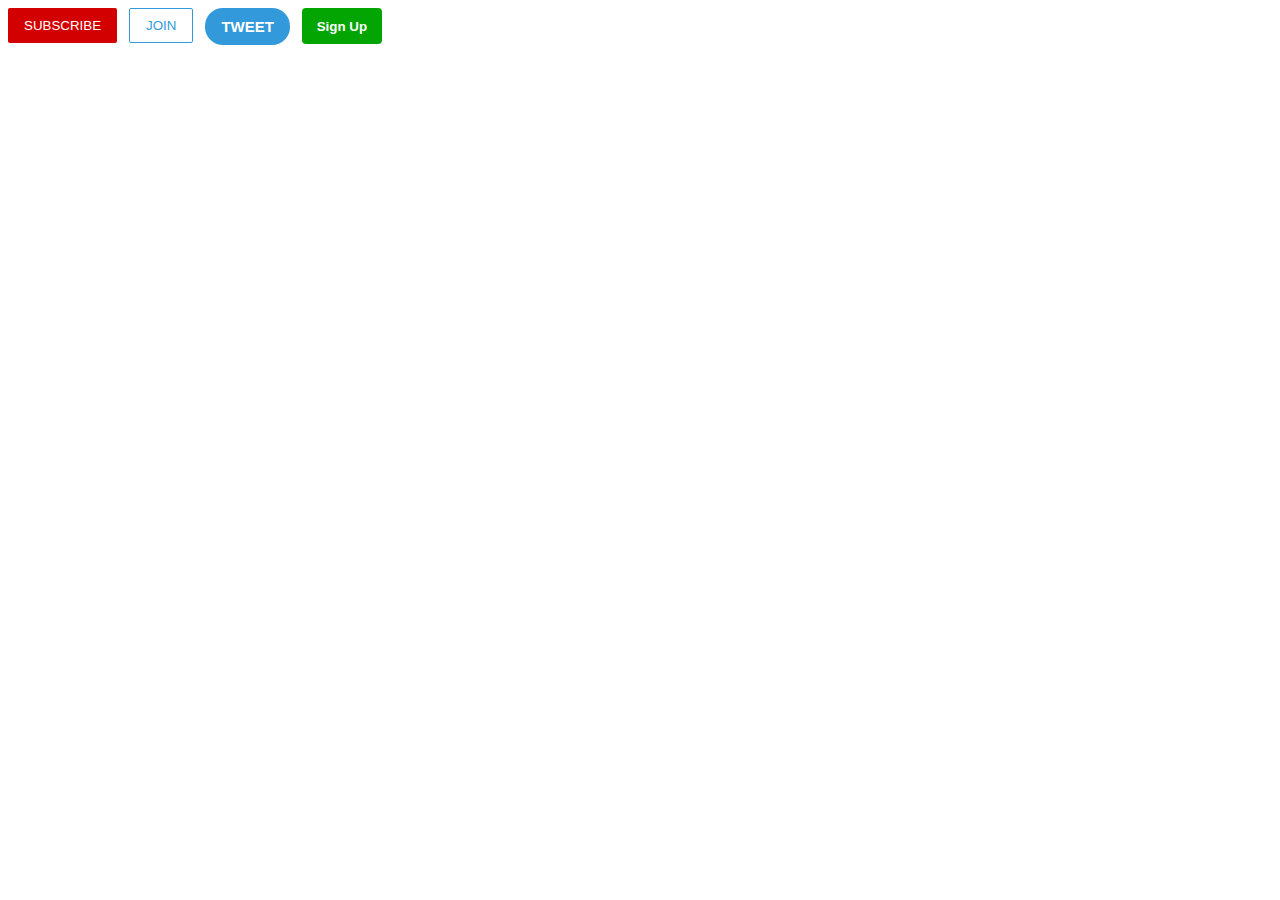
<file: intro-to-html/buttons.html>
<!DOCTYPE html>
<html>
  <head>
    <title>Buttons Practice</title>
    <link rel="stylesheet" href="styles/buttons.css" />
  </head>
  <body>
    <button class="subscribe-button">SUBSCRIBE</button>
    <button class="join-button">JOIN</button>
    <button class="tweet-button">TWEET</button>
    <button class="github-button">Sign Up</button>
  </body>
</html>
</file>
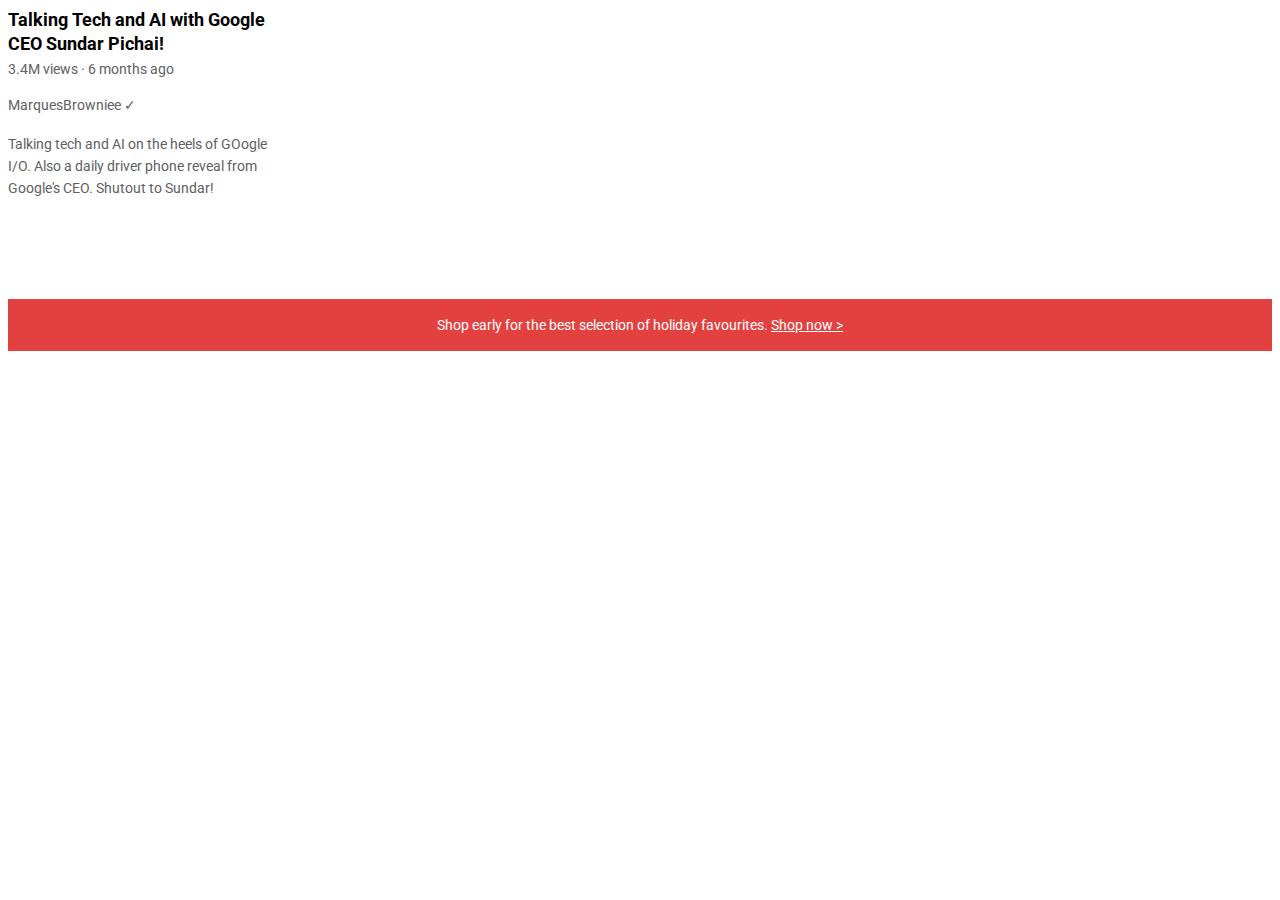
<file: intro-to-html/text.html>
<!DOCTYPE html>
<html>
  <head>
    <title>Text Practice</title>
    <link rel="stylesheet" href="styles/text.css">
    <link rel="preconnect" href="https://fonts.googleapis.com">
    <link rel="preconnect" href="https://fonts.gstatic.com" crossorigin>
    <link href="https://fonts.googleapis.com/css2?family=Roboto:wght@400;700&display=swap" rel="stylesheet">
  </head>
  <body>
    <p class="video-title">
      Talking Tech and AI with Google CEO Sundar Pichai!
    </p>

    <p class="video-stats">3.4M views &#183; 6 months ago</p>

    <p class="video-author">MarquesBrowniee &#10003;</p>

    <p class="video-description">
      Talking tech and AI on the heels of GOogle I/O. Also a daily driver phone
      reveal from Google's CEO. Shutout to Sundar!
    </p>

    <p class="apple-text">
      Shop early for the best selection of holiday favourites.
      <span class="shop-link">Shop now &#62;</span>
    </p>
  </body>
</html>
</file>
<file: styles/video.css>
.thumbnail {
  width: 100%; 
}

.video-title {
  margin-top: 0;
  font-size: 14px;
  font-weight: 500;
  line-height: 20px;
  margin-bottom: 6px;
}

.video-info-grid {
  display: grid;
  grid-template-columns: 50px 1fr;
}

.profile-picture {
  width: 36px;
  border-radius: 50px;
}

.video-title-link {
  text-decoration: none;
  color: black;
}

.video-author-link {
  text-decoration: none;
}

.thumbnail-row {
  margin-bottom: 8px;
  position: relative;
}

.video-author,
.video-stats {
  font-size: 12px;
  color: rgb(96, 96, 96);
  margin-bottom: 4px;
}

.video-grid {
  display: grid;
  grid-template-columns: 1fr 1fr 1fr;
  column-gap: 16px;
  row-gap: 32px;
}

@media (max-width: 750px) {
  .video-grid {
    grid-template-columns: 1fr 1fr;
  }
}

@media (min-width: 751px) and (max-width: 999px) {
  .video-grid {
    grid-template-columns: 1fr 1fr 1fr;
  }
}

@media (min-width: 1000px) {
  .video-grid {
    grid-template-columns: 1fr 1fr 1fr 1fr;
  }

  .video-title {
    font-size: 16px;
    line-height: 24px;
  }

  .video-author,
  .video-stats {
    font-size: 14px;
  }
}

.video-time {
  font-size: 12px;
  font-weight: 500;
  padding: 4px;
  border-radius: 2px;
  background-color: black;
  color: white;
  position: absolute;
  bottom: 8px;
  right: 5px;
}

.footer-container {
  margin-top: 32px;
  height: 160px;
}
</file>
<file: styles/general.css>
p {
  margin-top: 0;
  margin-bottom: 0;
}

body {
  font-family: Roboto, Arial;
  margin: 0;
  padding-top: 80px;
  padding-left: 96px;
  padding-right: 24px;
  background-color: rgb(248, 248, 248);
}

/* @media (min-width: 1200.1px) {
  body {
    margin-left: 168px;
  }
} */
</file>
<file: styles/header.css>
.header {
  height: 55px;
  display: flex;
  flex-direction: row;
  justify-content: space-between;

  position: fixed;
  top: 0;
  left: 0;
  right: 0;
  z-index: 200;

  background-color: white;
  border-bottom-width: 1px;
  border-bottom-style: solid;
  border-bottom-color: rgb(228, 228, 228);
}

.left-section {
  display: flex;
  align-items: center;
}

.hamburger-menu {
  height: 24px;
  margin-left: 24px;
  margin-right: 24px;
}

.youtube-logo {
  height: 20px;
}

.middle-section {
  flex: 1;
  margin-left: 70px;
  margin-right: 35px;
  max-width: 500px;
  display: flex;
  align-items: center;
}

.search-bar {
  flex: 1;
  height: 36px;
  padding-left: 10px;
  font-size: 16px ;
  border: 1px solid rgb(192, 192, 192);
  border-radius: 2px;
  box-shadow: inset 1px 2px 3px rgba(0, 0, 0 ,0.05);
  width: 0;
}

.search-bar::placeholder {
  font-size: 16px;
}

.search-button {
  height: 39px;
  width: 60px;
  background-color: rgb(240, 240, 240);
  border-width: 1px;
  border-style: solid;
  border-color: rgb(192, 192, 192);
  margin-left: -1px;
  margin-right: 8px;
}

.search-button,
.voice-search-button,
.upload-icon-container,
.youtube-apps-icon-container,
.notification-icon-container {
  display: flex;
  justify-content: center;
  align-items: center;
  position: relative;
}

.search-button .tooltip,
.voice-search-button .tooltip,
.upload-icon-container .tooltip,
.youtube-apps-icon-container .tooltip,
.notification-icon-container .tooltip {
  position: absolute;
  background-color: grey;
  color: white;
  padding-top: 4px;
  padding-bottom: 4px;
  padding-left: 8px;
  padding-right: 8px;
  border-radius: 2px;
  font-size: 12px;
  bottom: -30px;
  opacity: 0;
  transition: opacity 0.15s;
  pointer-events: none;
  white-space: nowrap;
}

.search-button:hover .tooltip,
.voice-search-button:hover .tooltip,
.upload-icon-container:hover .tooltip,
.youtube-apps-icon-container:hover .tooltip,
.notification-icon-container:hover .tooltip {
  opacity: 1;
}

.search-icon {
  height: 25px;
}

.voice-search-button {
  height: 40px;
  width: 40px;
  border-radius: 20px;
  border: none;
  background-color: rgb(248, 248, 248);
}

.voice-search-icon{
  height: 24px;
}

.right-section {
  width: 180px;
  display: flex;
  align-items: center;
  justify-content: space-between;
  margin-right: 20px;
  flex-shrink: 0;
}

.upload-icon {
  height: 24px;
}

.youtube-apps-icon {
  height: 24px;
}

.notification-icon {
  height: 24px;
}

.notifications-count {
  position: absolute;
  top: -2px;
  right: -5px;
  background-color: rgb(200, 0, 0);
  color: white;
  font-size: 12px;
  padding-left: 5px;
  padding-right: 5px;
  padding-top: 2px;
  padding-bottom: 2px;
  border-radius: 10px;
}

.current-user-picture{
  height: 32px;
  border-radius: 12pc;
}
</file>
<file: styles/sidebar.css>
.sidebar {
  position: fixed;
  left: 0;
  bottom: 0;
  top: 55px;
  background-color: white;
  width: 72px;
  z-index: 200;
  padding-top: 5px;
}

.sidebar-link {
  height: 74px;
  display: flex;
  justify-content: center;
  align-items: center;
  flex-direction: column ;
  cursor: pointer;
}

.sidebar-link:hover {
  background-color: rgb(235, 235, 235);
}

.sidebar-link img {
  height: 24px;
  margin-bottom: 4px;
}

.sidebar-link div {
  font-size: 10px;
}

/* @media (max-width: 1200px) {
  .sidebar {
    position: fixed;
    left: 0;
    bottom: 0;
    top: 55px;
    background-color: white;
    width: 72px;
    z-index: 200;
    padding-top: 5px;
  }
  
  .sidebar-link {
    height: 74px;
    display: flex;
    justify-content: center;
    align-items: center;
    flex-direction: column ;
    cursor: pointer;
  }
  
  .sidebar-link:hover {
    background-color: rgb(235, 235, 235);
  }
  
  .sidebar-link img {
    height: 24px;
    margin-bottom: 4px;
  }
  
  .sidebar-link div {
    font-size: 10px;
  }
}

@media (min-width: 1200.1px) {
  .sidebar {
    position: fixed;
    left: 0;
    bottom: 0;
    top: 55px;
    background-color: white;
    width: 240px;
    z-index: 200;
    padding-top: 13px;
  }
  
  .sidebar-link {
    display: flex;
    align-items: center;
    cursor: pointer;
    padding: 8px 24px;
  }
  
  .sidebar-link:hover {
    background-color: rgb(235, 235, 235);
  }
  
  .sidebar-link img {
    height: 24px;
    margin-right: 24px;
  }
  
  .sidebar-link div {
    font-size: 10px;
  }
} */
</file>
<file: intro-to-html/styles/buttons.css>
.subscribe-button {
  background-color: rgb(210, 0, 0);
  color: white;
  border: none;
  padding-top: 10px;
  padding-bottom: 10px;
  padding-left: 16px;
  padding-right: 16px;
  border-radius: 2px;
  cursor: pointer;
  margin-right: 8px;
  transition: opacity 0.15s;
  vertical-align: top;
}

.subscribe-button:hover {
  opacity: 0.8;
}

.subscribe-button:active {
  opacity: 0.3;
}

.join-button {
  background-color: white;
  border-color: rgb(50, 154, 219);
  border-style: solid;
  border-width: 1px;
  color: rgb(50, 154, 219);
  padding-top: 9px;
  padding-bottom: 9px;
  padding-left: 16px;
  padding-right: 16px;
  border-radius: 2px;
  cursor: pointer;
  transition: background-color 0.15s, color 0.15s;
  vertical-align: top;
}

.join-button:hover {
  background-color: rgb(50, 154, 219);
  color: white;
}

.join-button:active {
  opacity: 0.7;
}

.tweet-button {
  background-color: rgb(50, 154, 219);
  color: white;
  border: none;
  padding-top: 10px;
  padding-bottom: 10px;
  padding-left: 16px;
  padding-right: 16px;
  border-radius: 18px;
  font-weight: bold;
  font-size: 15px;
  cursor: pointer;
  margin-left: 8px;
  transition: box-shadow 0.15s;
  vertical-align: top;
}

.tweet-button:hover {
  box-shadow: 5px 5px 10px rgba(0, 0, 0, 0.15);
}

.github-button {
  background-color: rgb(2, 165, 2);
  color: white;
  border: none;
  border-radius: 4px;
  height: 36px;
  width: 80px;
  font-weight: bold;
  cursor: pointer;
  margin-left: 8px;
  transition: box-shadow 0.15s;
  vertical-align: top;
}

.github-button:hover {
  box-shadow: 0px 5px 10px rgba(0, 0, 0, 0.15);
}
</file>
<file: intro-to-html/styles/text.css>
p {
  font-family: Roboto;
  margin-top: 0;
  margin-bottom: 0;
}

.video-title {
  font-size: 18px;
  font-weight: bold;
  width: 280px;
  line-height: 24px;
  margin-bottom: 5px;
}

.video-stats {
  font-size: 14px;
  color: rgb(96, 96, 96);
  margin-bottom: 20px;
}

.video-author {
  font-size: 14px;
  color: rgb(96, 96, 96);
  margin-bottom: 20px;
}

.video-description {
  font-size: 14px;
  color: rgb(96, 96, 96);
  width: 280px;
  line-height: 22px;
  margin-bottom: 100px;
}

.apple-text {
  margin-bottom: 50px;
  font-size: 14px;
  background-color: rgb(227, 65, 64);
  color: white;
  text-align: center;
  padding-top: 18px;
  padding-bottom: 18px;
}

.shop-link {
  text-decoration: underline;
}

.shop-link:hover {
  cursor: pointer;
}
</file>
